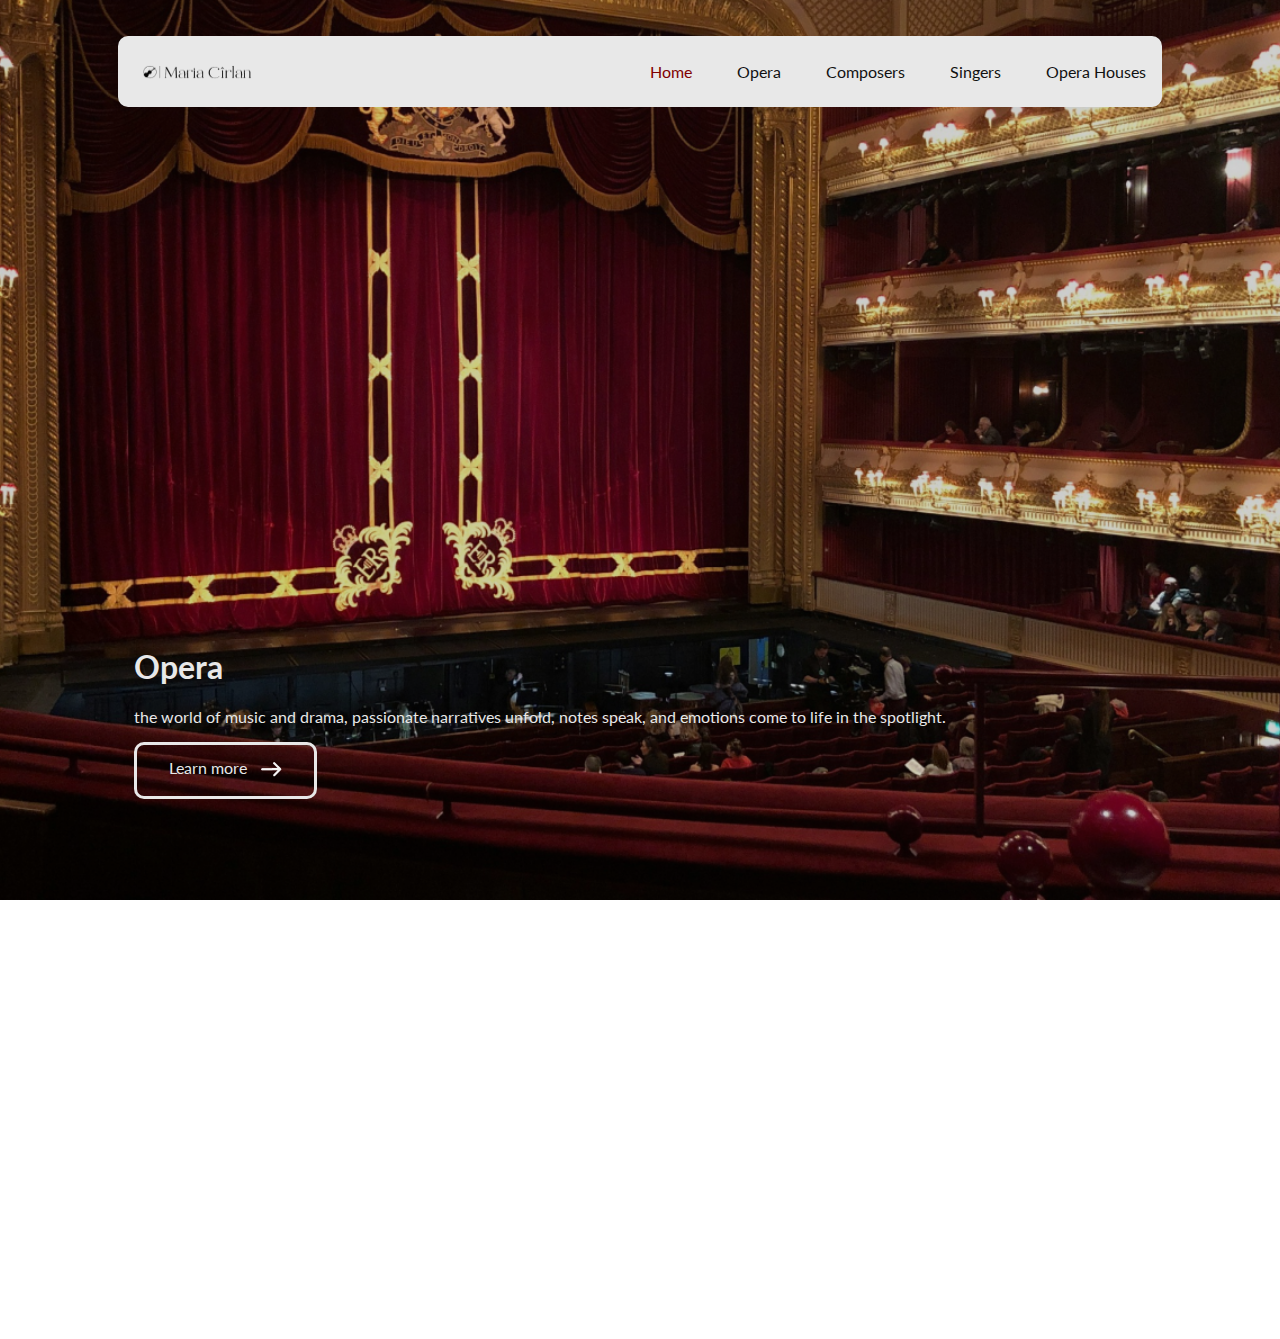
<file: index.html>
<!DOCTYPE html>
<html lang='en'>
<head>
	<!-- page title -->
	<title>Home</title>
	<!-- set character and configure view for mobile devices -->
	<meta charset='UTF-8'>
	<meta name='viewport' content='width=device-width, initial-scale=1.0'>
	<!-- style for page -->
	<link rel='stylesheet' href='/assets/css/style.css'>
</head>
<body>
<!-- container element -->
<!-- navigation bar -->
<nav class='navigation-bar'>
	<!-- logo for navigation -->
	<a href="/pages/personal.html"><img src='/assets/images/logo.png' class='logo'></a>
	<!-- list for navigation -->
	<div class='navigation-link'>
		<ul>
			<li class='list'>
				<a href='#' class='active'>Home</a>
			</li>
			<li class='list'>
				<a href='/pages/opera.html'>Opera</a>
			</li>
			<li class='list'>
				<a href='/pages/composers.html'>Composers</a>
			</li>
			<li class='list'>
				<a href='/pages/singers.html'>Singers</a>
			</li>
			<li class='list'>
				<a href='/pages/housers.html'> Opera Houses</a>
			</li>
		</ul>
	</div>
</nav>
<!-- home section -->
<div class='home'>
	<div class='text'>
		<h1 class='title'>Opera</h1>
		<p class='paragraf'>the world of music and drama, passionate narratives unfold, notes speak, and emotions come to
			life in the spotlight.</p>
	</div>
	
	<div class='button'>
		<a href="/pages/opera.html">
			<span>Learn more</span>
		<img src='/assets/images/Vector.png'>
		</a>
		
	</div>
</div>
</body>
</html>
</file>
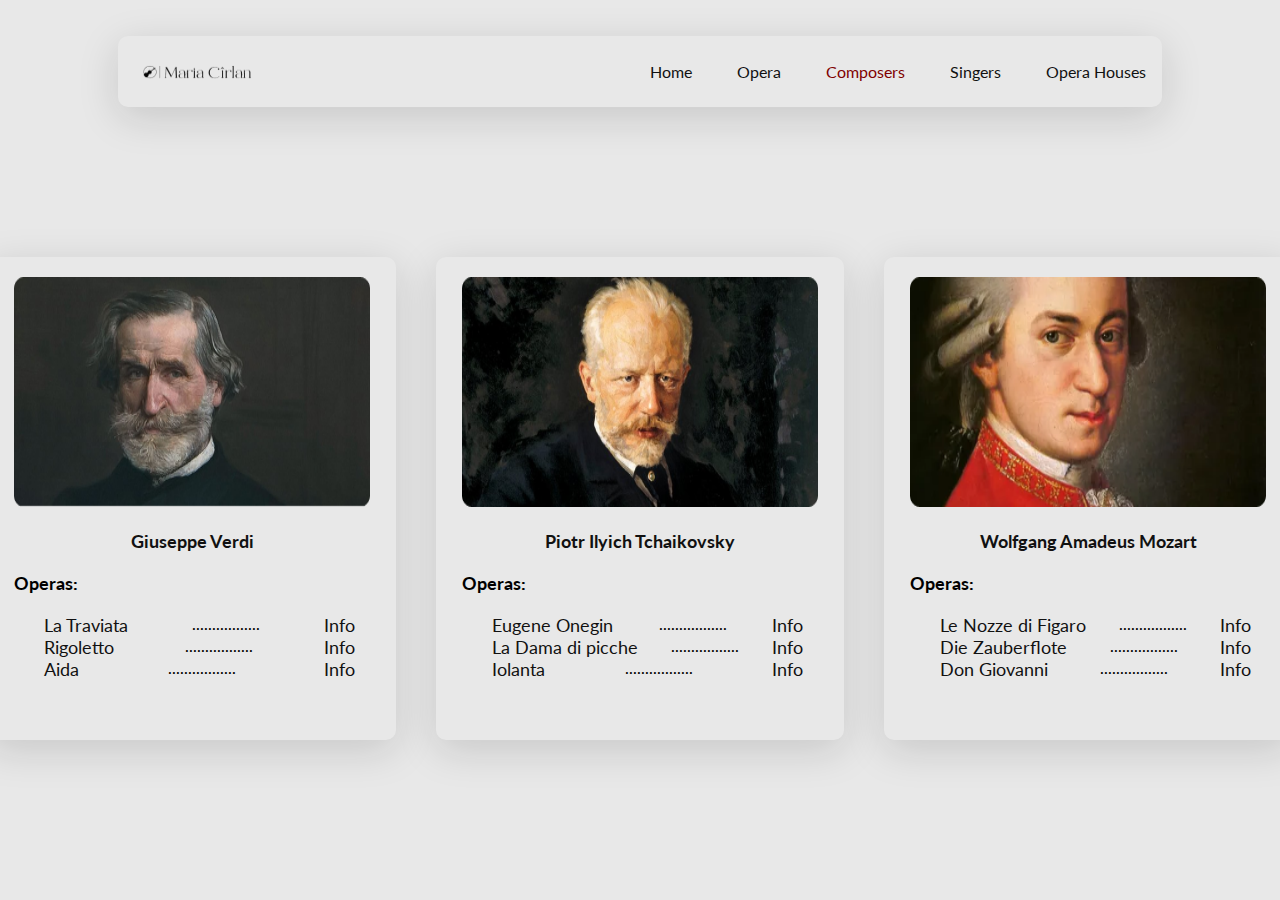
<file: pages/composers.html>
<!DOCTYPE html>
<html lang='en'>
<head>
	<!-- page title -->
	<title>Composers</title>
	<!-- set character and configure view for mobile devices -->
	<meta charset='UTF-8'>
	<meta name='viewport' content='width=device-width, initial-scale=1.0'>
	<!-- style for page -->
	<link rel='stylesheet' href='/assets/css/composers.css'>
</head>
<body>
<!-- container element -->
<!-- navigation bar -->
<nav class='navigation-bar'>
	<!-- logo for navigation -->
	<a href="/pages/personal.html"><img src='/assets/images/logo.png' class='logo'></a>
	<!-- list for navigation -->
	<div class='navigation-link'>
		<ul>
			<li class='list'>
				<a href='/index.html'>Home</a>
			</li>
			<li class='list'>
				<a href='/pages/opera.html'>Opera</a>
			</li>
			<li class='list'>
				<a href='#' class='active'>Composers</a>
			</li>
			<li class='list'>
				<a href='/pages/singers.html'>Singers</a>
			</li>
			<li class='list'>
				<a href='/pages/housers.html'> Opera Houses</a>
			</li>
		</ul>
	</div>
</nav>

<!-- composers section -->
<div class='composer'>
	
	<!-- first composers -->
	<div class='first-composer'>
	<img src="/assets/images/first-composers.png" alt="" class="photo">
    <div class="date">
    <a href="https://www.bing.com/ck/a?!&&p=903ac57be20baf6aJmltdHM9MTcxNDM0ODgwMCZpZ3VpZD0wOTgzNGJmNy1mZWM3LTZlZDUtMjE4ZS01ZmRlZmYwNjZmZGUmaW5zaWQ9NTY2Mw&ptn=3&ver=2&hsh=3&fclid=09834bf7-fec7-6ed5-218e-5fdeff066fde&psq=verdi&u=a1aHR0cHM6Ly9lbi53aWtpcGVkaWEub3JnL3dpa2kvR2l1c2VwcGVfVmVyZGk&ntb=1" target="_blank" class="name">Giuseppe Verdi</a>
    </div>
    <div class="operas">
		<h3>Operas:</h3>
        <ol>
            <li>
               <a href="https://youtu.be/WZywmSJkKYE?si=KU5Hql5JBrjjxqv1" target="_blank">La Traviata</a>
               <span>.................</span>
					<a href="https://www.bing.com/ck/a?!&&p=903ac57be20baf6aJmltdHM9MTcxNDM0ODgwMCZpZ3VpZD0wOTgzNGJmNy1mZWM3LTZlZDUtMjE4ZS01ZmRlZmYwNjZmZGUmaW5zaWQ9NTY2Mw&ptn=3&ver=2&hsh=3&fclid=09834bf7-fec7-6ed5-218e-5fdeff066fde&psq=verdi&u=a1aHR0cHM6Ly9lbi53aWtpcGVkaWEub3JnL3dpa2kvR2l1c2VwcGVfVmVyZGk&ntb=1" target="_blank">Info</a>
            </li>
            <li>
                <a href="https://www.youtube.com/watch?v=fYDI6MWkCW8&t=641s&pp=ygUOcmlnZWxldHRvIGZ1bGw%3D" target="blank">Rigoletto</a>
               <span>.................</span>
					<a href="https://en.wikipedia.org/wiki/Rigoletto" target ="blank">Info</a>
            </li>
            <li>
                <a href="https://www.youtube.com/watch?v=b8rsOzPzYr8&pp=ygUJYWlkYSBmdWxs" target="blank">Aida</a>
               <span>.................</span>
					<a href="https://en.wikipedia.org/wiki/Aida" target="_blank">Info</a>
            </li>
        </ol>
    </div>

	</div>
	
	<!-- second composers -->
	<div class='second-composers'>
		<img src="/assets/images/second-composers.png" alt="" class="photo">
		<div class="date">
		<a href="https://en.wikipedia.org/wiki/Pyotr_Ilyich_Tchaikovsky"target="blank" class="name">Piotr Ilyich Tchaikovsky</a>
		</div>
		<div class="operas">
			<h3>Operas:</h3>
			<ol class="exemple">
				<li>
				   <a href="https://youtu.be/6VSGAiQLwwA?si=uKNcBoZUHF7PGEF7" target="blank">Eugene Onegin</a>
				   <span>.................</span>
						<a href="https://en.wikipedia.org/wiki/Eugene_Onegin_(opera)" target="blank">Info</a>
				</li>
				<li>
					<a href="https://youtu.be/iHoortHc9q4?si=9LsEGCevnAVnqZAX" target="blank">La Dama di picche</a>
				   <span>.................</span>
						<a href="https://en.wikipedia.org/wiki/The_Queen_of_Spades_(opera)"target="blank"s>Info</a>
				</li>
				<li>
					<a href="https://www.youtube.com/watch?v=CSn0qvYJsCs&pp=ygUMaW9sYW50YSBmdWxs"target="blank">Iolanta</a>
				   <span>.................</span>
						<a href="https://en.wikipedia.org/wiki/Iolanta"target="blank">Info</a>
				</li>
			</ol>
		</div>
	</div>
	
	<!-- third composers -->
	
<div class='trei-composers'>
		<img src="/assets/images/third-composers.png" alt="" class="photo">
		<div class="date">	
		<a href="https://en.wikipedia.org/wiki/Wolfgang_Amadeus_Mozart" target="blank" class="name">Wolfgang Amadeus Mozart</a>
		</div>
		<div class="operas">
			<h3>Operas:</h3>
			<ol>
				<li>
				   <a href="https://www.youtube.com/results?search_query=le+nozze+di+figaro+full"target="blank">Le Nozze di Figaro</a>
				   <span>.................</span>
						<a href="https://en.wikipedia.org/wiki/The_Marriage_of_Figaro" target="blank">Info</a>
				</li>
				<li>
					<a href="https://www.youtube.com/watch?v=cE64eIZi9Lw&pp=ygUVZGllIHphdWJlcmZsYXV0ZSBmdWxs" target="blank">Die Zauberflote</a>
				   <span>.................</span>
						<a href="https://en.wikipedia.org/wiki/The_Magic_Flute" target="blank">Info</a>
				</li>
				<li>
					<a href="https://www.youtube.com/watch?v=aL2VdxseTvE&pp=ygURZG9uIGRpb3Zhbm5pIGZ1bGw%3D" target="blank">Don Giovanni</a>
				   <span>.................</span>
						<a href="https://en.wikipedia.org/wiki/Don_Giovanni" target="blank">Info</a>
				</li>
			</ol>
		</div>
	</div>

</div>
</body>
</html>
</file>
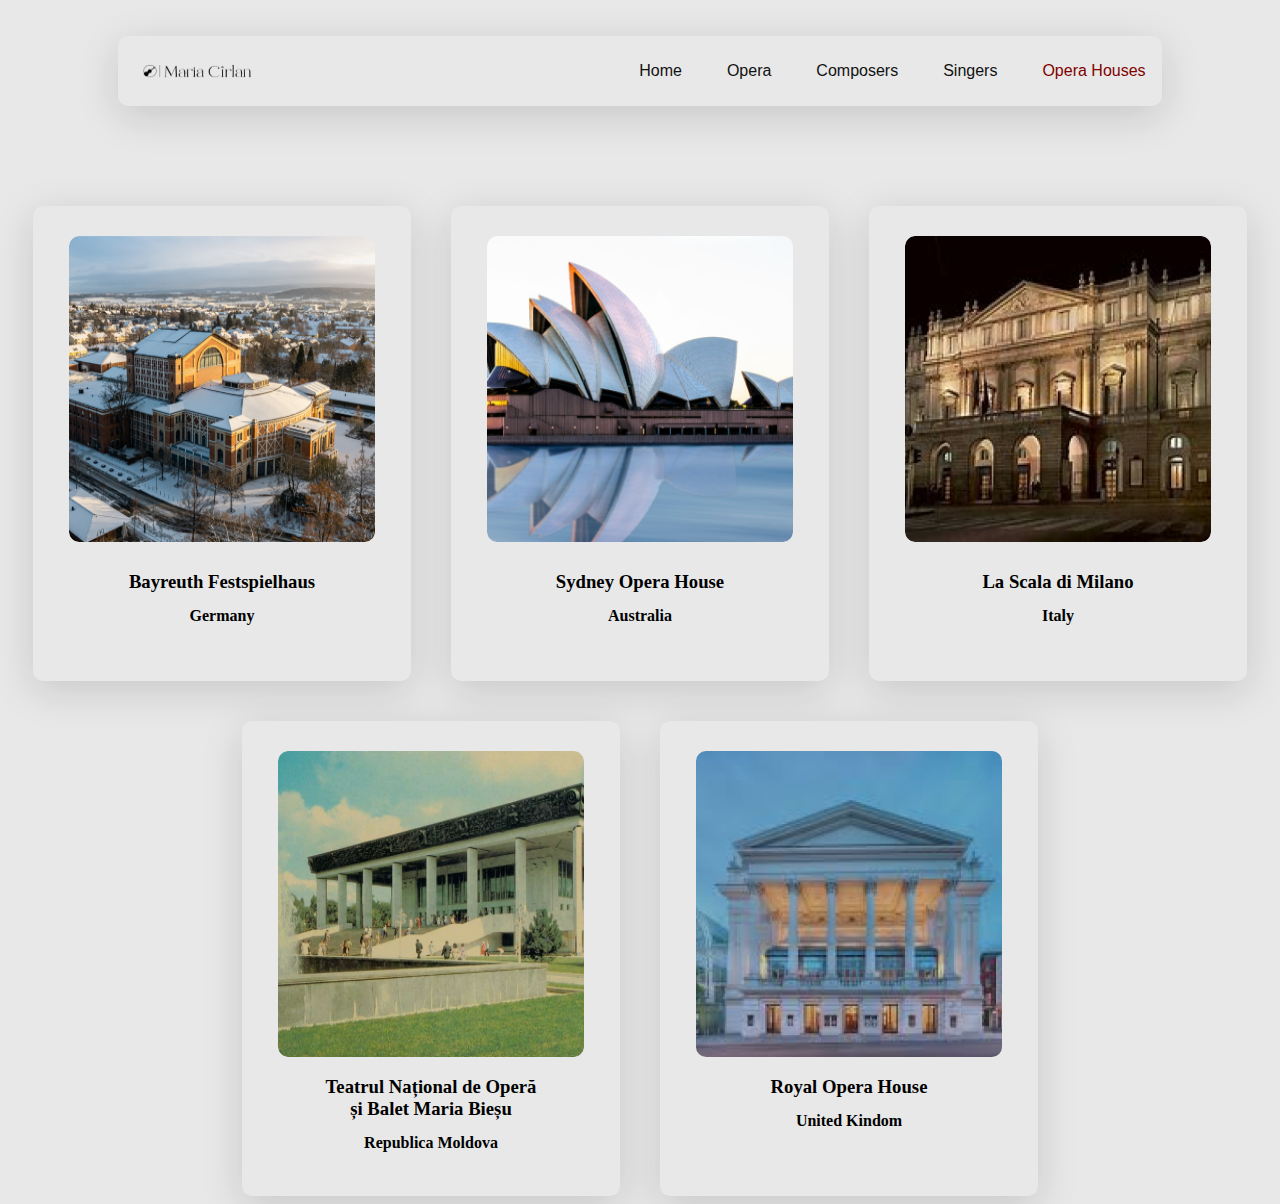
<file: pages/housers.html>
<!DOCTYPE html>
<html lang='en'>
<head>
	<!-- page title -->
	<title>Opera Houses</title>
	<!-- set character and configure view for mobile devices -->
	<meta charset='UTF-8'>
	<meta name='viewport' content='width=device-width, initial-scale=1.0'>
	<!-- style for page -->
	<link rel="stylesheet" href="/assets/css/house.css">
</head>
<body>
<!-- container element -->
<!-- navigation bar -->
<nav class='navigation-bar'>
	<!-- logo for navigation -->
	<a href="/pages/personal.html"><img src='/assets/images/logo.png' class='logo'></a>
	<!-- list for navigation -->
	<div class='navigation-link'>
		<ul>
			<li class='list'>
				<a href='/index.html'>Home</a>
			</li>
			<li class='list'>
				<a href='/pages/opera.html'>Opera</a>
			</li>
			<li class='list'>
				<a href='/pages/composers.html'>Composers</a>
			</li>
			<li class='list'>
				<a href='/pages/singers.html'>Singers</a>
			</li>
			<li class='list'>
				<a href='#' class='active'> Opera Houses</a>
			</li>
		</ul>
	</div>
</nav>

<!-- house section -->
<div class="house">
	<div class="card">
		<a href="https://maps.app.goo.gl/mZh6iJ7GwjpGyETZ8" target="_blank" > <img src="/assets/images/image 1.png" alt=""> </a>
		<h3 class="titile">Bayreuth Festspielhaus</h3>
		<h4 class="subtitle">Germany</h4>
	</div>
	<div class="card">
		<a href="https://maps.app.goo.gl/1WGbpDfAsN53m1DLA" target="_blank"><img src="/assets/images/image 2.png" alt=""> </a>
		<h3 class="titile">Sydney Opera House </h3>
		<h4 class="subtitle">Australia</h4>
	</div>
	<div class="card">
		<a href="https://maps.app.goo.gl/mB9K8sVmXq23fgWK8" target="_blank"> <img src="/assets/images/image 3.png" alt=""> </a>
		<h3 class="titile">La Scala di Milano</h3>
		<h4 class="subtitle">Italy</h4>
	</div>
</div>
<div class="house_2">
	<div class="card">
		<a href="https://maps.app.goo.gl/muRHU2qYdapMCj1y8" target="_blank"> <img src="/assets/images/image 4.png" alt=""> </a>
		<h3 class="titile">Teatrul Național de Operă <br>
			și Balet Maria Bieșu</h3>
		<h4 class="subtitle">Republica Moldova</h4>
	</div>
	<div class="card">
		<a href="https://maps.app.goo.gl/hPkdQBpGNGnwBJ1W8" target="_blank"> <img src="/assets/images/image 5.png" alt=""> </a>
		<h3 class="titile">Royal Opera House</h3>
		<h4 class="subtitle">United Kindom</h4>
	</div>
</div>
</body>
</html>
</file>
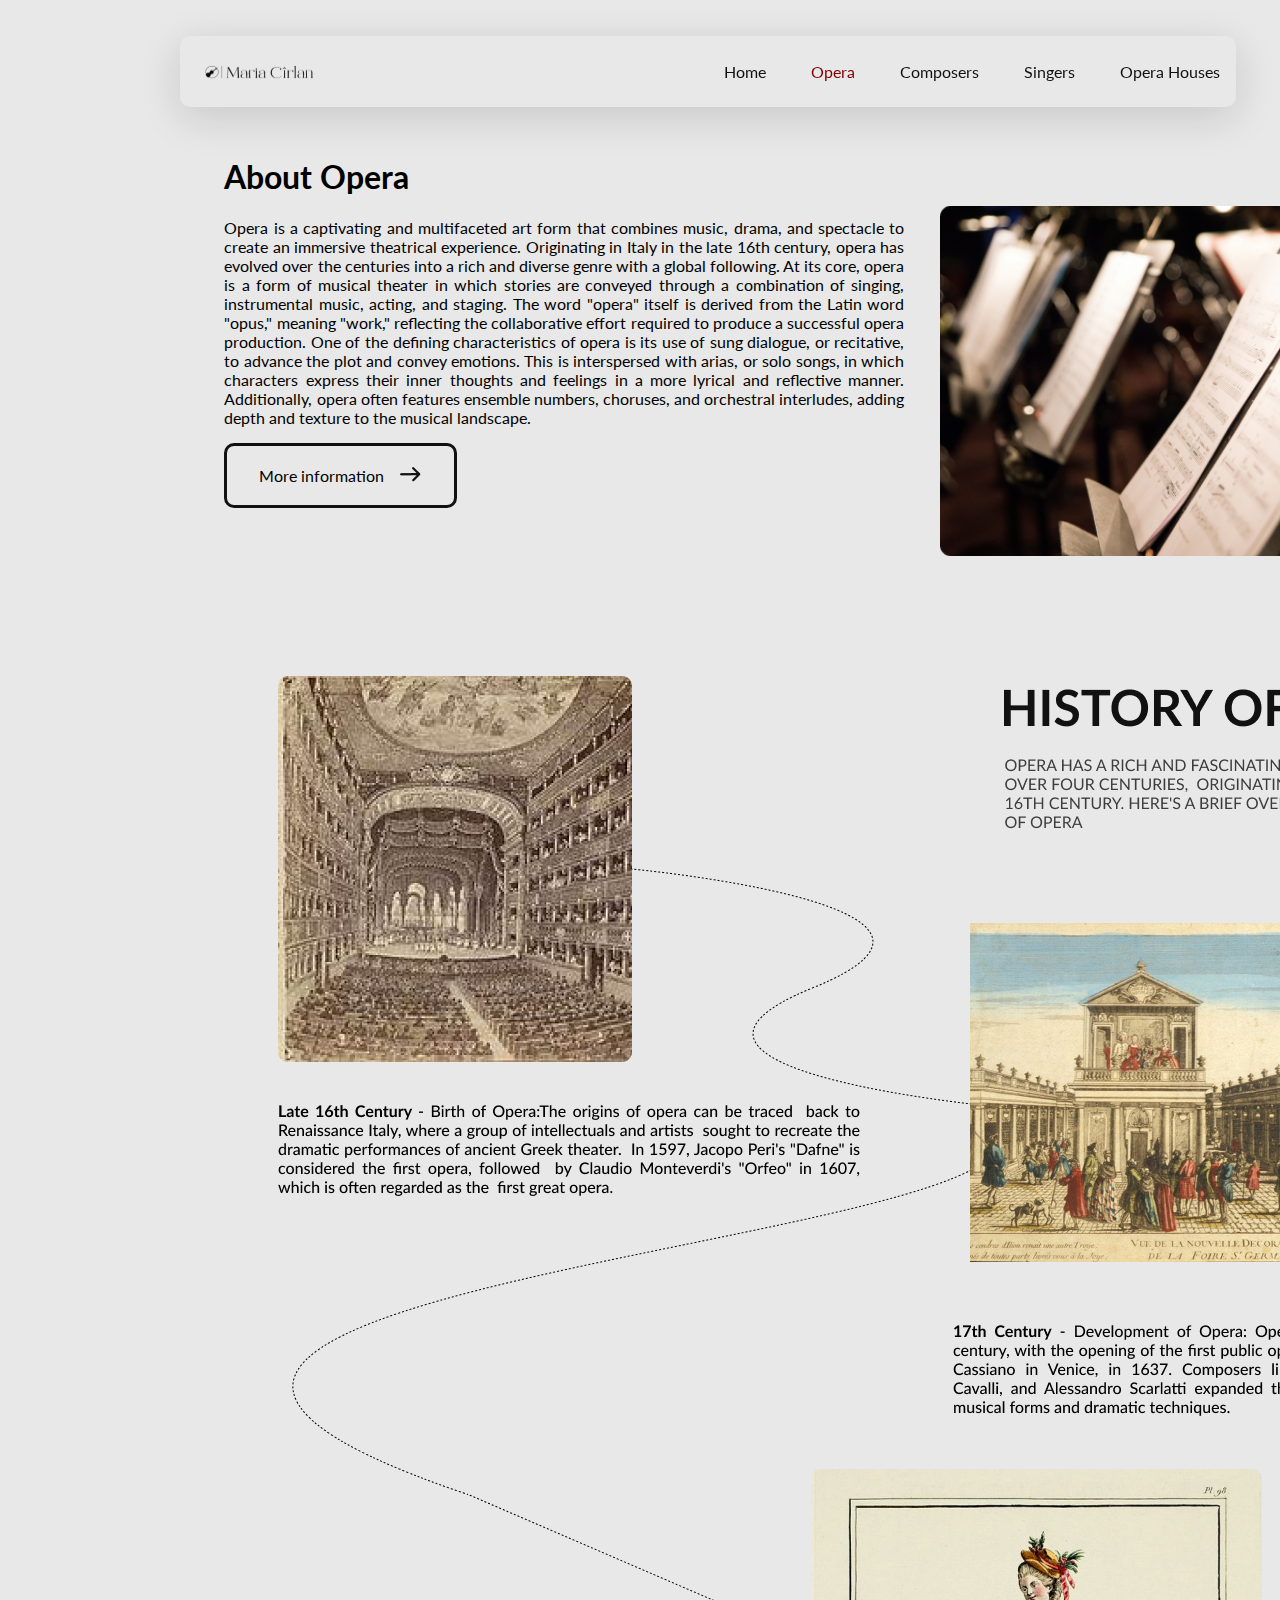
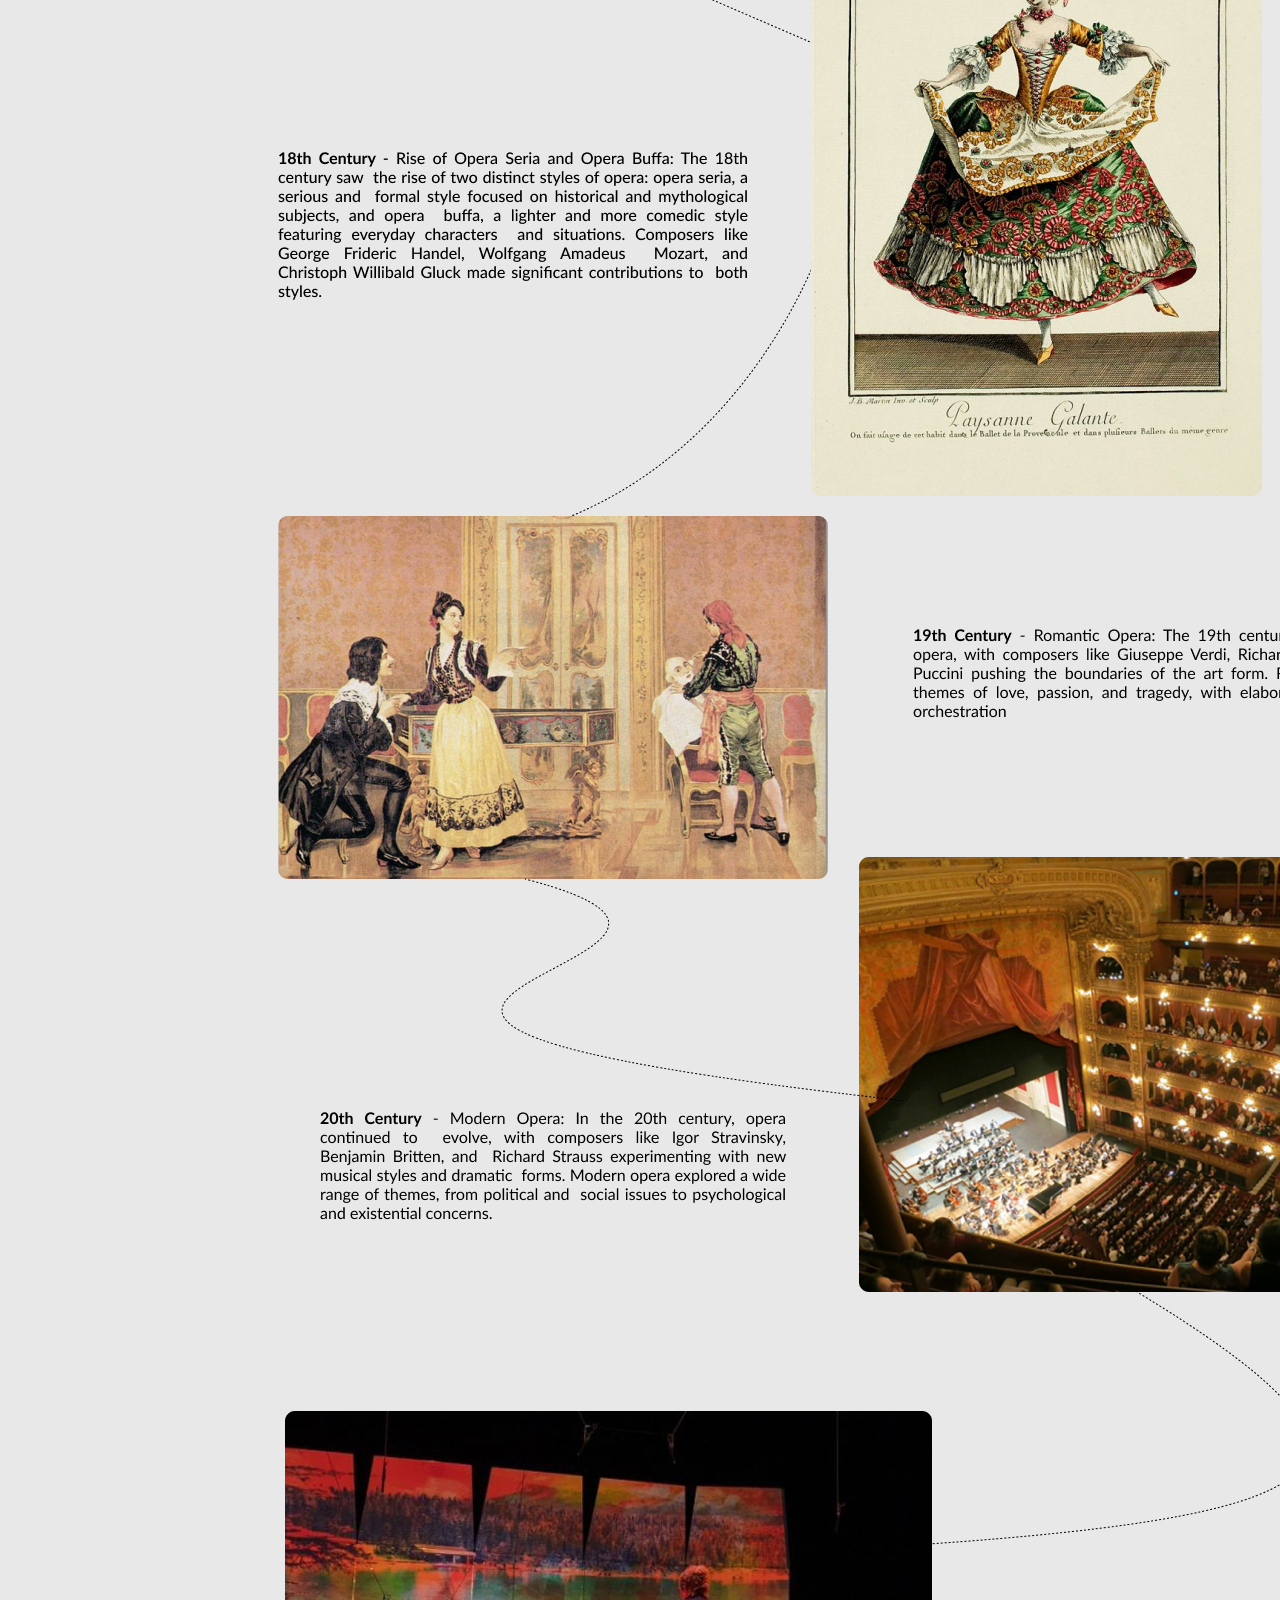
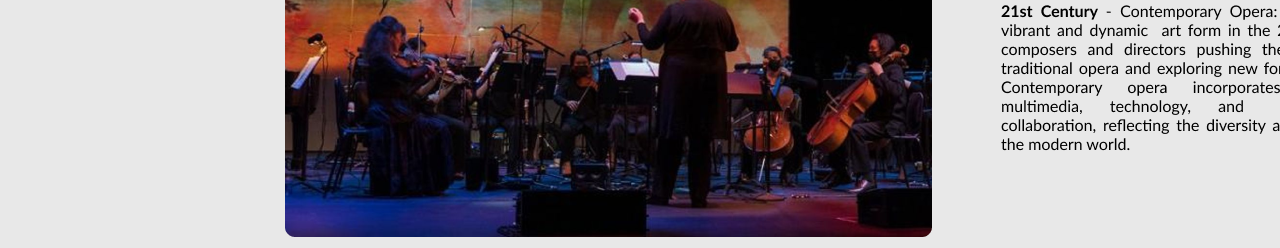
<file: pages/opera.html>
<!DOCTYPE html>
<html lang='en'>
<head>
    <!-- page title -->
    <title>Opera</title>
    <!-- set character and configure view for mobile devices -->
    <meta charset='UTF-8'>
    <meta name='viewport' content='width=device-width, initial-scale=1.0'>
    <!-- style for page -->
    <link rel='stylesheet' href='/assets/css/opera.css'>
    <style>
        .parte {
            display: none;
        }

        .parte.afisat {
            display: block;
        }
    </style>
</head>
<body>
    <!-- container element -->
    <!-- navigation bar -->
    <nav class='navigation-bar'>
        <!-- logo for navigation -->
        <a href="/pages/personal.html"><img src='/assets/images/logo.png' class='logo'></a>
        <!-- list for navigation -->
        <div class='navigation-link'>
            <ul>
                <li class='list'>
                    <a href='/index.html'>Home</a>
                </li>
                <li class='list'>
                    <a href='#' class='active'>Opera</a>
                </li>
                <li class='list'>
                    <a href='/pages/composers.html'>Composers</a>
                </li>
                <li class='list'>
                    <a href='/pages/singers.html'>Singers</a>
                </li>
                <li class='list'>
                    <a href='/pages/housers.html'> Opera Houses</a>
                </li>
            </ul>
        </div>
    </nav>

    <div class="about-opera">
		<div class="text">
        <h1 class="title">About Opera</h1>
        <div class="parte afisat" id="partea-1">
            <p>Opera is a captivating and multifaceted art form that combines music, drama, and spectacle to create an immersive theatrical experience. Originating in Italy in the late 16th century, opera has evolved over the centuries into a rich and diverse genre with a global following. At its core, opera is a form of musical theater in which stories are conveyed through a combination of singing, instrumental music, acting, and staging. The word "opera" itself is derived from the Latin word "opus," meaning "work," reflecting the collaborative effort required to produce a successful opera production. One of the defining characteristics of opera is its use of sung dialogue, or recitative, to advance the plot and convey emotions. This is interspersed with arias, or solo songs, in which characters express their inner thoughts and feelings in a more lyrical and reflective manner. Additionally, opera often features ensemble numbers, choruses, and orchestral interludes, adding depth and texture to the musical landscape.</p>
            <div onclick="afiseazaPartea('partea-2', this)" class="button-1" > 
                <span class="text">More information</span>
                <img src='/assets/images/dark-verctor.png'>
            </div>
        </div>

        <div class="parte" id="partea-2">
            <!-- A doua parte va fi afișată aici -->
            <p>Beyond its musical and dramatic elements, opera is also a visual art form, with elaborate sets, costumes, and stage effects playing a crucial role in bringing stories to life. Opera houses around the world, from the iconic La Scala in Milan to the historic Metropolitan Opera in New York City, serve as temples of culture and centers of artistic innovation. Opera has the power to transport audiences to distant lands and bygone eras, to evoke a wide range of emotions, and to provoke thought and reflection. Whether you're a seasoned opera aficionado or a newcomer to the art form, opera offers a rich and rewarding cultural experience that continues to captivate and inspire audiences around the globe.</p>
            <div onclick="afiseazaPartea('partea-1', this)"  class="button">
                <span  class="text">Less information</span>
                <img src='/assets/images/dark-verctor.png'>
            </div>
        </div>
	</div>
        <img src="/assets/images/about-opera.png" alt="" class="photo">
    </div>
	<div class="history">
		<img src="/assets/images/Group 1.png" alt="">
	</div>
    <script>
     function afiseazaPartea(idParte, buton) {
			var toatePartile = document.querySelectorAll('.parte');
			for (var i = 0; i < toatePartile.length; i++) {
				toatePartile[i].classList.remove('afisat');
			}
			document.getElementById(idParte).classList.add('afisat');
			if (idParte === 'partea-2') {
				document.getElementById('partea-1').querySelector('div').style.display = 'none'; // Ascunde butonul din prima parte
			} else {
				document.getElementById('partea-1').querySelector('div').style.display = 'block'; // Afișează butonul din prima parte
			}
		}

    </script>
</body>
</html>
</file>
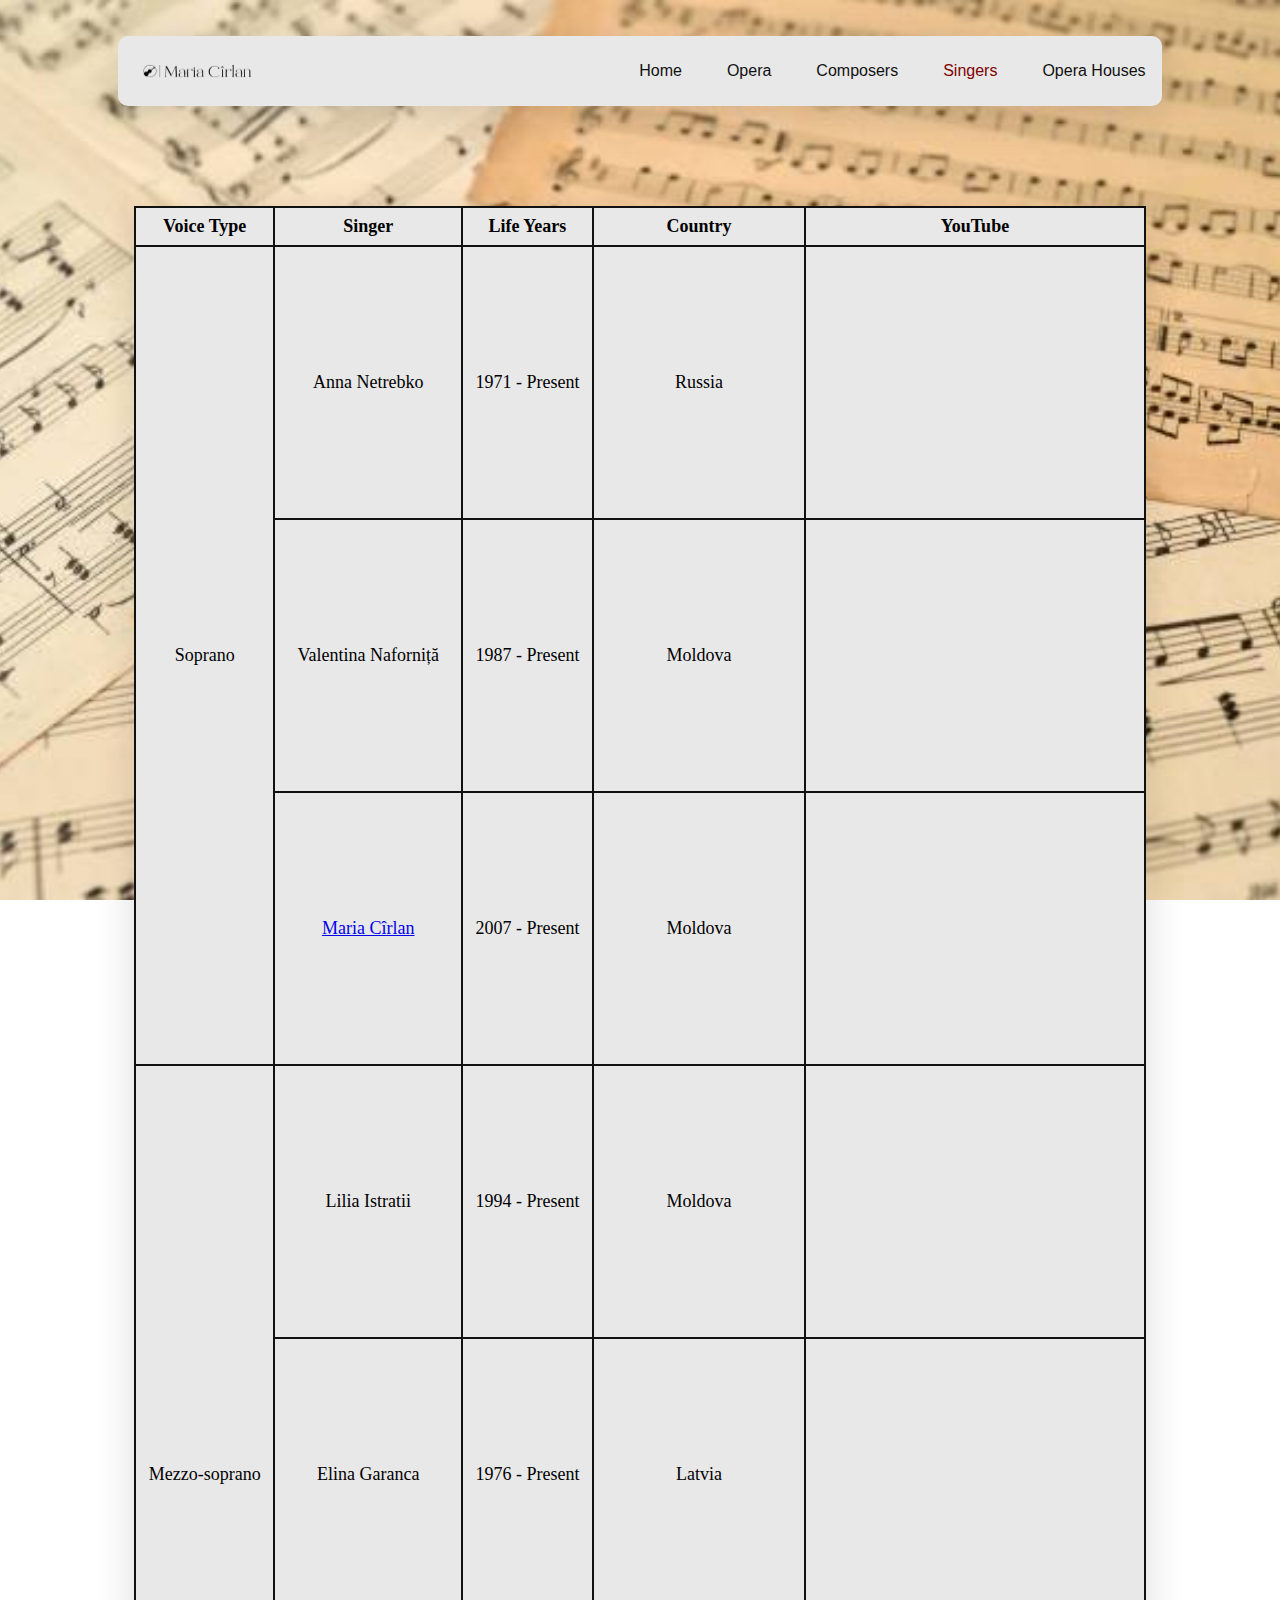
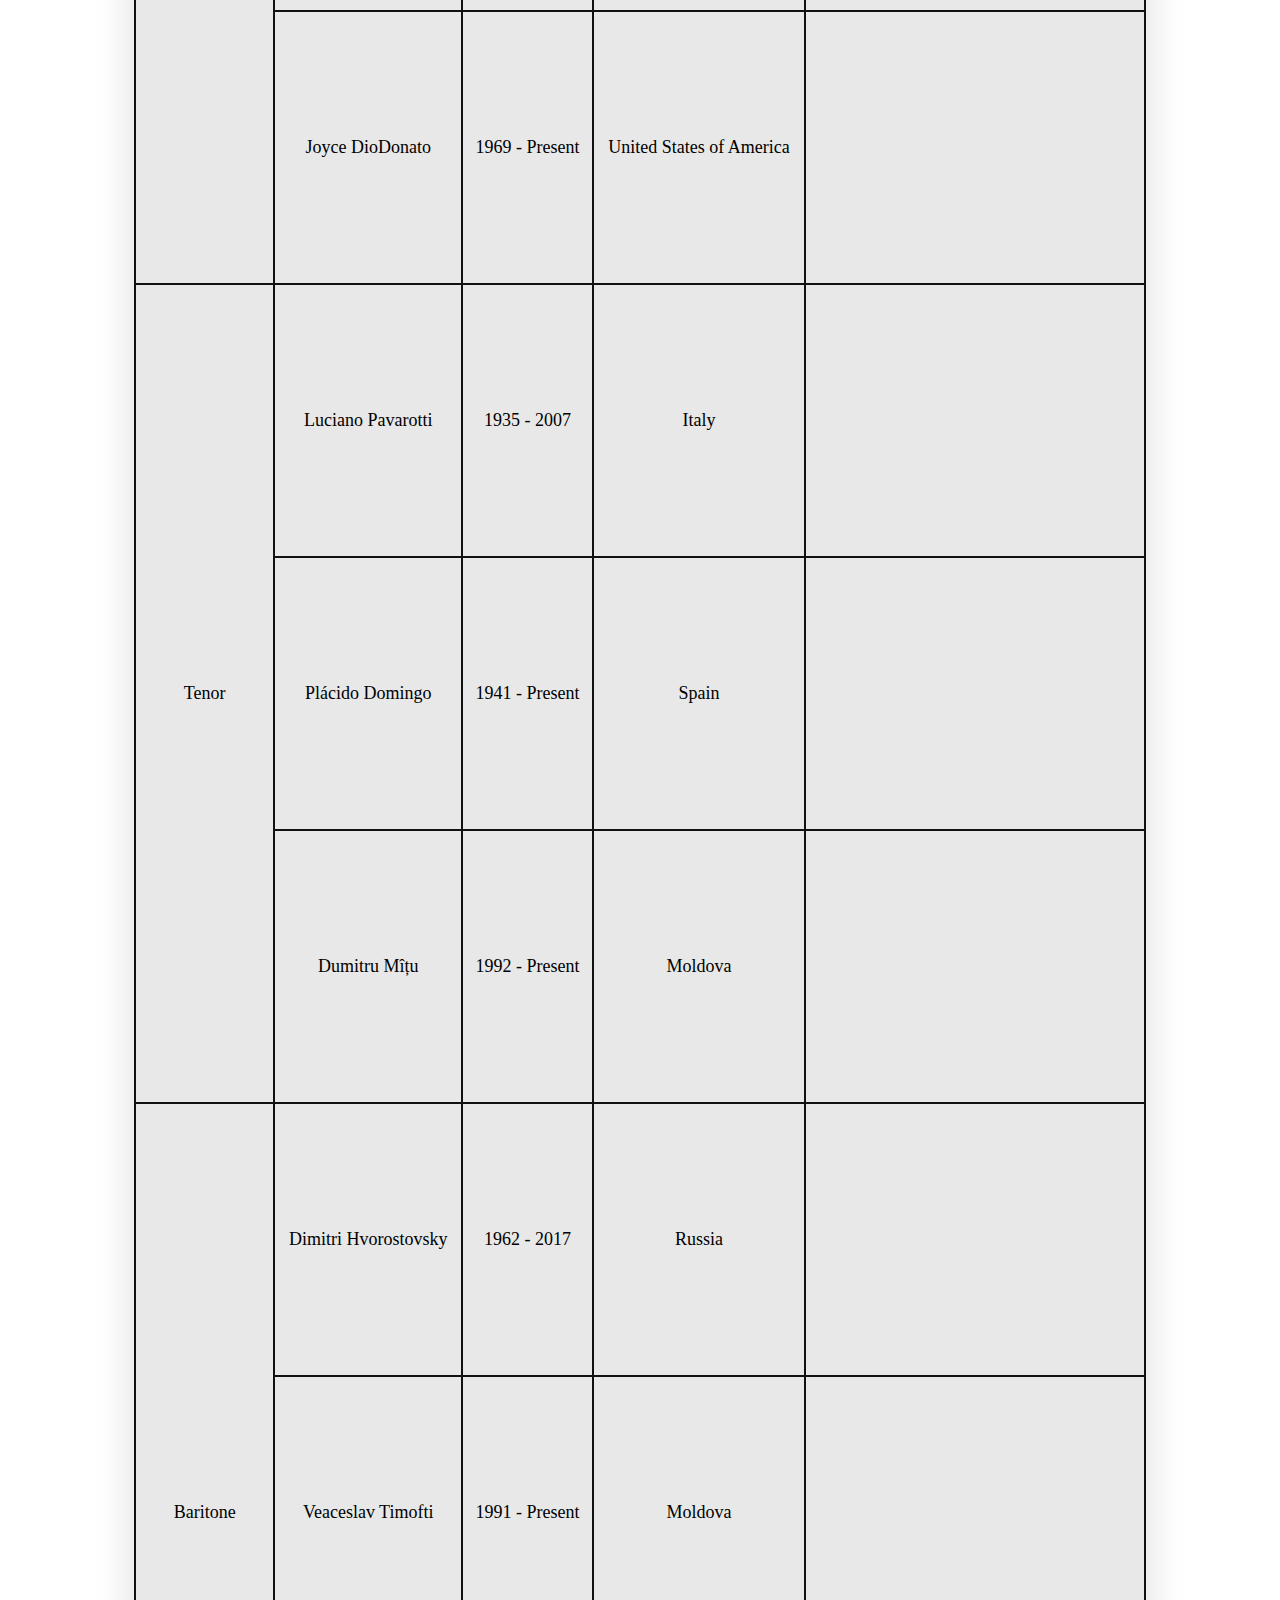
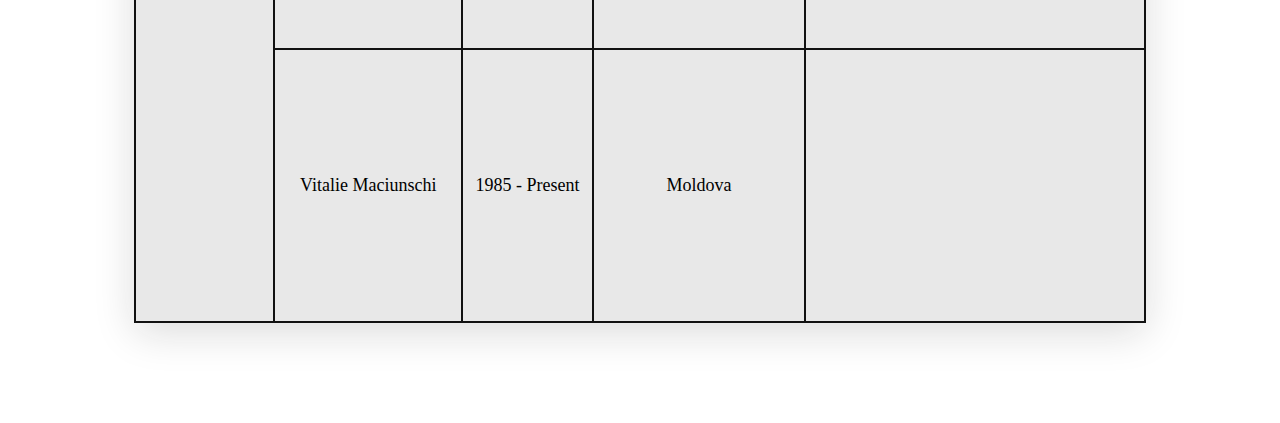
<file: pages/singers.html>
<!DOCTYPE html>
<html lang='en'>
<head>
	<!-- page title -->
	<title>Singers</title>
	<!-- set character and configure view for mobile devices -->
	<meta charset='UTF-8'>
	<meta name='viewport' content='width=device-width, initial-scale=1.0'>
	<!-- style for page -->
	<link rel='stylesheet' href='/assets/css/singers.css'>
</head>
<body>
<!-- container element -->
<!-- navigation bar -->
<nav class='navigation-bar'>
	<!-- logo for navigation -->
	<a href="/pages/personal.html"><img src='/assets/images/logo.png' class='logo'></a>
	<!-- list for navigation -->
	<div class='navigation-link'>
		<ul>
			<li class='list'>
				<a href='/index.html'>Home</a>
			</li>
			<li class='list'>
				<a href='/pages/opera.html'>Opera</a>
			</li>
			<li class='list'>
				<a href='/pages/composers.html'>Composers</a>
			</li>
			<li class='list'>
				<a href='#' class='active'>Singers</a>
			</li>
			<li class='list'>
				<a href='/pages/housers.html'> Opera Houses</a>
			</li>
		</ul>
	</div>
</nav>
<div class="tabel">
    <table class="rounded ">
        <tr>
            <th>Voice Type</th>
            <th>Singer</th>
            <th>Life Years</th>
            <th>Country</th>
            <th>YouTube</th>
        </tr>
        <tr>
            <td rowspan="3">Soprano</td>
            <td>Anna Netrebko</td>
            <td>1971 - Present</td>
            <td>Russia</td>
            <td><iframe width="100%" height="250px" style="border-radius: 10px;" src="https://www.youtube.com/embed/rhe1mGvP_Tg?si=3OmcEufQByD_Y-t_" title="YouTube video player" frameborder="0" allow="accelerometer; autoplay; clipboard-write; encrypted-media; gyroscope; picture-in-picture; web-share" referrerpolicy="strict-origin-when-cross-origin" allowfullscreen></iframe></td>
        </tr>
        <tr>
            <td>Valentina Naforniță</td>
            <td>1987 - Present</td>
            <td>Moldova</td>
            <td><iframe width="100%" height="250px" style="border-radius: 10px;" src="https://www.youtube.com/embed/8HNGP4evFLY?si=gqIvoQGrG8R2LaXI" title="YouTube video player" frameborder="0" allow="accelerometer; autoplay; clipboard-write; encrypted-media; gyroscope; picture-in-picture; web-share" referrerpolicy="strict-origin-when-cross-origin" allowfullscreen></iframe></td>
        </tr>
        <tr>
            <td><a href="/pages/personal.html">Maria Cîrlan</a></td>
            <td>2007 - Present</td>
            <td>Moldova</td>
            <td><iframe width="100%" height="250px" style="border-radius: 10px;" src="https://www.youtube.com/embed/FZ5IHwxYvoE?si=-eMiNb6rNTvZDv4D" title="YouTube video player" frameborder="0" allow="accelerometer; autoplay; clipboard-write; encrypted-media; gyroscope; picture-in-picture; web-share" referrerpolicy="strict-origin-when-cross-origin" allowfullscreen></iframe></td>
        </tr>
        <tr>
            <td rowspan="3">Mezzo-soprano</td>
            <td>Lilia Istratii</td>
            <td>1994 - Present</td>
            <td>Moldova</td>
            <td><iframe width="100%" height="250px" style="border-radius: 10px;" src="https://www.youtube.com/embed/1ntQvdsqfjw?si=oLnrQVWxozVh1MWG" title="YouTube video player" frameborder="0" allow="accelerometer; autoplay; clipboard-write; encrypted-media; gyroscope; picture-in-picture; web-share" referrerpolicy="strict-origin-when-cross-origin" allowfullscreen></iframe></td>
        </tr>
        <tr>
            <td>Elina Garanca</td>
            <td>1976 - Present</td>
            <td>Latvia</td>
            <td><iframe width="100%" height="250px" style="border-radius: 10px;"  src="https://www.youtube.com/embed/sHjnVz7Ayyw?si=00ImtEMfZPFM6fQU" title="YouTube video player" frameborder="0" allow="accelerometer; autoplay; clipboard-write; encrypted-media; gyroscope; picture-in-picture; web-share" referrerpolicy="strict-origin-when-cross-origin" allowfullscreen></iframe></td>
        </tr>
        <tr>
            <td>Joyce DioDonato</td>
            <td>1969 - Present</td>
            <td>United States of America</td>
            <td><iframe width="100%" height="250px" style="border-radius: 10px;"  src="https://www.youtube.com/embed/AkGY2lmWzVM?si=q9JCesVM-LWcxLE-" title="YouTube video player" frameborder="0" allow="accelerometer; autoplay; clipboard-write; encrypted-media; gyroscope; picture-in-picture; web-share" referrerpolicy="strict-origin-when-cross-origin" allowfullscreen></iframe></td>
        </tr>
        <tr>
            <td rowspan="3">Tenor</td>
            <td>Luciano Pavarotti</td>
            <td>1935 - 2007</td>
            <td>Italy</td>
            <td><iframe width="100%" height="250px" style="border-radius: 10px;" src="https://www.youtube.com/embed/xCFEk6Y8TmM?si=mdVTcRLVNsEIF1e0" title="YouTube video player" frameborder="0" allow="accelerometer; autoplay; clipboard-write; encrypted-media; gyroscope; picture-in-picture; web-share" referrerpolicy="strict-origin-when-cross-origin" allowfullscreen></iframe></td>
        </tr>
        <tr>
            <td>Plácido Domingo</td>
            <td>1941 - Present</td>
            <td>Spain</td>
            <td><iframe width="100%" height="250px" style="border-radius: 10px;" src="https://www.youtube.com/embed/5-AF1T4OehM?si=DiQn5ljcujF1MeO1" title="YouTube video player" frameborder="0" allow="accelerometer; autoplay; clipboard-write; encrypted-media; gyroscope; picture-in-picture; web-share" referrerpolicy="strict-origin-when-cross-origin" allowfullscreen></iframe></td>
        </tr>
        <tr>
            <td>Dumitru Mîțu</td>
            <td>1992 - Present</td>
            <td>Moldova</td>
            <td><iframe width="100%" height="250px" style="border-radius: 10px;" src="https://www.youtube.com/embed/VR20nj8RejU?si=bihxxo2Tp9Q6GE4e" title="YouTube video player" frameborder="0" allow="accelerometer; autoplay; clipboard-write; encrypted-media; gyroscope; picture-in-picture; web-share" referrerpolicy="strict-origin-when-cross-origin" allowfullscreen></iframe></td>
        </tr>
        <tr>
            <td rowspan="3">Baritone</td>
            <td>Dimitri Hvorostovsky</td>
            <td>1962 - 2017</td>
            <td>Russia</td>
            <td><iframe width="100%" height="250px" style="border-radius: 10px;" src="https://www.youtube.com/embed/r1dCHlsFGzM?si=WoaVJKW0QHBRy4nY" title="YouTube video player" frameborder="0" allow="accelerometer; autoplay; clipboard-write; encrypted-media; gyroscope; picture-in-picture; web-share" referrerpolicy="strict-origin-when-cross-origin" allowfullscreen></iframe></td>
        </tr>
        <tr>
            <td>Veaceslav Timofti</td>
            <td>1991 - Present</td>
            <td>Moldova</td>
            <td><iframe width="100%" height="250px" style="border-radius: 10px;"  src="https://www.youtube.com/embed/VY6uDLnhTdI?si=EDnxS6bnp2wTyl6D" title="YouTube video player" frameborder="0" allow="accelerometer; autoplay; clipboard-write; encrypted-media; gyroscope; picture-in-picture; web-share" referrerpolicy="strict-origin-when-cross-origin" allowfullscreen></iframe></td>
        </tr>
        <tr>
            <td>Vitalie Maciunschi</td>
            <td>1985 - Present</td>
            <td>Moldova</td>
            <td><iframe width="100%" height="250px" style="border-radius: 10px;" src="https://www.youtube.com/embed/3u2U7TiKPZc?si=KfKduUyFq2V91RTN" title="YouTube video player" frameborder="0" allow="accelerometer; autoplay; clipboard-write; encrypted-media; gyroscope; picture-in-picture; web-share" referrerpolicy="strict-origin-when-cross-origin" allowfullscreen></iframe></td>
        </tr>
    </table>
</div>
</body>
</html>
</file>
<file: assets/css/style.css>
/* import google font */
@import url('https://fonts.googleapis.com/css2?family=Lato:ital,wght@0,100;0,300;0,400;0,700;0,900;1,100;1,300;1,400;1,700;1,900&display=swap');

* {
	font-family: "Lato", sans-serif;
}

body {
	background: url("/assets/images/background.png") fixed center no-repeat;
	background-size: cover;
	overflow: hidden;
}

.navigation-bar {
	display: flex;
	justify-content: center;
	align-items: center;
	margin: 36px auto 0 auto;
	width: 80%;
	background: #E8E8E8;
	border-radius: 10px;
	padding: 10px 16px;
}

.navigation-bar .logo {
	width: 124px;
	height: 16px;
}

.navigation-bar .logo, .navigation-bar .navigation-link {
	display: flex;
}

.navigation-link {
	flex-direction: column;
	justify-content: center;
	margin-left: auto;
}

.navigation-link ul {
	display: flex;
	justify-content: space-between;
	gap: 45px;
}

.navigation-link ul li {
	list-style: none;
}

.navigation-link ul li .active {
	color: #800000;
}

.navigation-link ul li a {
	color: #111111;
	font-family: "Lato", sans-serif;
	font-size: 16px;
	text-decoration: none;
}

.home {
	width: 80%;
	justify-content: center;
	margin: 60vh auto;
	gap: 40px; /* Modificăm gap-ul la 40px */
}

.home .text {
	color: #E8E8E8;
	gap: 20px;
}

.home .button {
	color: #E8E8E8;
	padding: 16px 32px;
	border: solid #E8E8E8;
	width: max-content;
	border-radius: 10px;
	justify-content: center;
}

.home .button a{
	text-decoration:none;
	color: #E8E8E8;
}

.home .button span {
	position: relative;
	top: -3px;
	justify-content: center;
	align-items: center;
}

.home .button img {
	margin: auto auto auto 10px;
}
</file>
<file: assets/css/composers.css>
/* import google font */
@import url('https://fonts.googleapis.com/css2?family=Lato:ital,wght@0,100;0,300;0,400;0,700;0,900;1,100;1,300;1,400;1,700;1,900&display=swap');

* {
	font-family: "Lato", sans-serif;
}

body {
	background: #E8E8E8;
	overflow: hidden;
}

.navigation-bar {
	display: flex;
	justify-content: center;
	align-items: center;
	margin: 36px auto 0 auto;
	width: 80%;
	background: #E8E8E8;
	border-radius: 10px;
	padding: 10px 16px;
	box-shadow: 0 10px 40px rgba(17, 17, 17, 0.15);
}

.navigation-bar .logo {
	width: 124px;
	height: 16px;
}

.navigation-bar .logo, .navigation-bar .navigation-link {
	display: flex
}

.navigation-link {
	flex-direction: column;
	justify-content: center;
	margin-left: auto;
}

.navigation-link ul {
	display: flex;
	justify-content: space-between;
	gap: 45px;
}

.navigation-link ul li {
	list-style: none;
}

.navigation-link ul li .active {
	color: #800000;
}

.navigation-link ul li a {
	color: #111111;
	font-family: "Lato", sans-serif;
	font-size: 16px;
	text-decoration: none;
}

.composer{
	display: flex;
	justify-content: center;
	align-items: center;
	margin: 150px auto 0 auto;
	gap: 40px;
}

.composer .first-composer ,
.second-composers ,
 .trei-composers{
	background: #E8E8E8;
	border-radius: 10px;
	padding: 10px 16px;
	box-shadow: 0 10px 40px rgba(17, 17, 17, 0.15);
	width: 376px;
	height: 463px;
}
.composer .first-composer img,
.second-composers img,
.trei-composers img {
	width: 356px;
	height: 230px;
	margin: 10px;
}
.composer .first-composer .date .name,
.second-composers .date .name,
.trei-composers .date .name{
	display: flex;
	color: #111111;
	font-size: 18px;
	font-weight:bold;
	justify-content: center;
	align-items: center;
	margin-top: 10px;
	text-decoration: none;
}
.composer .first-composer .operas h3,
.second-composers .operas h3,
 .trei-composers .operas h3{
	font-size: 18px;
	font-weight:bold;
	margin:20px 0 20px 10px;
 }

 .composer .first-composer .operas ol li,
.second-composers .operas ol li,
.trei-composers .operas ol li {
    display: flex;
    justify-content: space-between;
    list-style: lower-roman;
	margin-right:25px ;
}

 .composer .first-composer .operas ol li a,
 .second-composers .operas ol li a,
  .trei-composers .operas ol li a{
	text-decoration: none;
	font-size: 18px;
	color: #111111;
  }
</file>
<file: assets/css/house.css>
body {
	background: #E8E8E8;
}
.navigation-bar {
	display: flex;
	justify-content: center;
	align-items: center;
	margin: 36px auto 0 auto;
	width: 80%;
	background: #E8E8E8;
	border-radius: 10px;
	padding: 10px 16px;
	box-shadow: 0 10px 40px rgba(17, 17, 17, 0.15);
}

.navigation-bar .logo {
	width: 124px;
	height: 16px;
}

.navigation-bar .logo, .navigation-bar .navigation-link {
	display: flex
}

.navigation-link {
	flex-direction: column;
	justify-content: center;
	margin-left: auto;
}

.navigation-link ul {
	display: flex;
	justify-content: space-between;
	gap: 45px;
}

.navigation-link ul li {
	list-style: none;
}

.navigation-link ul li .active {
	color: #800000;
}

.navigation-link ul li a {
	color: #111111;
	font-family: "Lato", sans-serif;
	font-size: 16px;
	text-decoration: none;
}



.house{
    display: flex;
	justify-content: center;
	align-items: center;
	margin: 100px auto 0 auto;
	gap: 40px;
}

.house .card{
    background: #E8E8E8;
	border-radius: 10px;
	padding: 10px 16px;
	box-shadow: 0 10px 40px rgba(17, 17, 17, 0.15);
	width: 346px;
	height: 455px;
}

.house .card a img{
    width: 306px;
	height: 306px;
	margin: 20px;
    border-radius: 10px;
}
.house .card .titile,.subtitle{
    text-align: center;
    margin-top: 5px;
}
.house_2{
    display: flex;
	justify-content: center;
	align-items: center;
	margin: 40px auto 0 auto;
	gap: 40px;
}

.house_2 .card{
    background: #E8E8E8;
	border-radius: 10px;
	padding: 10px 16px;
	box-shadow: 0 10px 40px rgba(17, 17, 17, 0.15);
	width: 346px;
	height: 455px;
}

.house_2 .card a img{
    width: 306px;
	height: 306px;
	margin: 20px;
    border-radius: 10px;
}
.house_2 .card .titile,.subtitle{
    text-align: center;
    margin-top: -5px;
}
</file>
<file: assets/css/opera.css>
/* import google font */
@import url('https://fonts.googleapis.com/css2?family=Lato:ital,wght@0,100;0,300;0,400;0,700;0,900;1,100;1,300;1,400;1,700;1,900&display=swap');

* {
	font-family: "Lato", sans-serif;
}

body {
	background: #E8E8E8;
}

.navigation-bar {
	z-index: 1;
	position: fixed;
	display: flex;
	justify-content: center;
	align-items: center;
	left: 20vh;
	width: 80%;
	background: #E8E8E8;
	border-radius: 10px;
	padding: 10px 16px;
	box-shadow: 0 10px 40px rgba(17, 17, 17, 0.15);
}

.navigation-bar .logo {
	width: 124px;
	height: 16px;
}

.navigation-bar .logo, .navigation-bar .navigation-link {
	display: flex
}

.navigation-link {
	flex-direction: column;
	justify-content: center;
	margin-left: auto;
}

.navigation-link ul {
	display: flex;
	justify-content: space-between;
	gap: 45px;
}

.navigation-link ul li {
	list-style: none;
}

.navigation-link ul li .active {
	color: #800000;
}

.navigation-link ul li a {
	color: #111111;
	font-family: "Lato", sans-serif;
	font-size: 16px;
	text-decoration: none;
}

.about-opera{
	z-index: 0;
	position: relative;
	left: 10vh;
	top: 100px;
	display: flex;
	margin: 36px auto 0 auto;
	width: 80%;
	gap: 0px;
}

.parte {
    display: none; /* Inițial ascunsă */
	width: 680px;
	text-align: justify;
}
#partea-1 {
    display: block; /* Prima parte este inițial afișată */
}

.button {
	padding: 16px 32px;
	border: solid #111111;
	width: max-content;
	border-radius: 10px;
	justify-content: center;
}

 .button .text {
	position: relative;
	top: -4px;
	justify-content: center;
	align-items: center;
}
.button-1 {
	padding: 16px 32px;
	border: solid #111111;
	width: max-content;
	border-radius: 10px;
	justify-content: center;
}

 .button-1 .text {
	position: relative;
	top: -4px;
	justify-content: center;
	align-items: center;
}

.button-1 img {
	margin: auto auto auto 10px;

}

.about-opera .photo{
	margin: 70px 36px auto;
	width: 500px;
	height: 350px;
}

.history{
	position: relative;
	left: 30vh;
	margin: 220px auto 0 auto;
	width: 100%;
}
</file>
<file: assets/css/singers.css>
body {
	background-image: url('/assets/images/photo 1.jpg')  ;
        background-size: cover;
        background-position: center center; /* Poziționează imaginea în centrul tabelului */
    background-attachment: fixed; /* Fixează imaginea pentru a rămâne la locul său în timpul derulării paginii */
    background-repeat: no-repeat;
}
.navigation-bar {
	display: flex;
	justify-content: center;
	align-items: center;
	margin: 36px auto 0 auto;
	width: 80%;
	background: #E8E8E8;
	border-radius: 10px;
	padding: 10px 16px;
	box-shadow: 0 10px 40px rgba(17, 17, 17, 0.15);
}

.navigation-bar .logo {
	width: 124px;
	height: 16px;
}

.navigation-bar .logo, .navigation-bar .navigation-link {
	display: flex
}

.navigation-link {
	flex-direction: column;
	justify-content: center;
	margin-left: auto;
}

.navigation-link ul {
	display: flex;
	justify-content: space-between;
	gap: 45px;
}

.navigation-link ul li {
	list-style: none;
}

.navigation-link ul li .active {
	color: #800000;
}

.navigation-link ul li a {
	color: #111111;
	font-family: "Lato", sans-serif;
	font-size: 16px;
	text-decoration: none;
}
.tabel  table {
    margin: 100px auto;
        width: 80%;
        border-collapse: collapse;
        border-radius: 10px;
        box-shadow: 0 10px 40px rgba(17, 17, 17, 0.15);
        text-align: center;

    }
    th, td {
        border: 2px solid #111111;
        padding: 8px;
        text-align: center;
        background-color:#E8E8E8;
        font-size: 18px;
    }
    th {
        background-color: #E8E8E8;
        text-align: center;
    }
    h1{
        background-color: #800000;
        text-align: center;
        padding: 20px;
    }

.tabel .rounded {
    border-radius: 10px;
}
</file>
